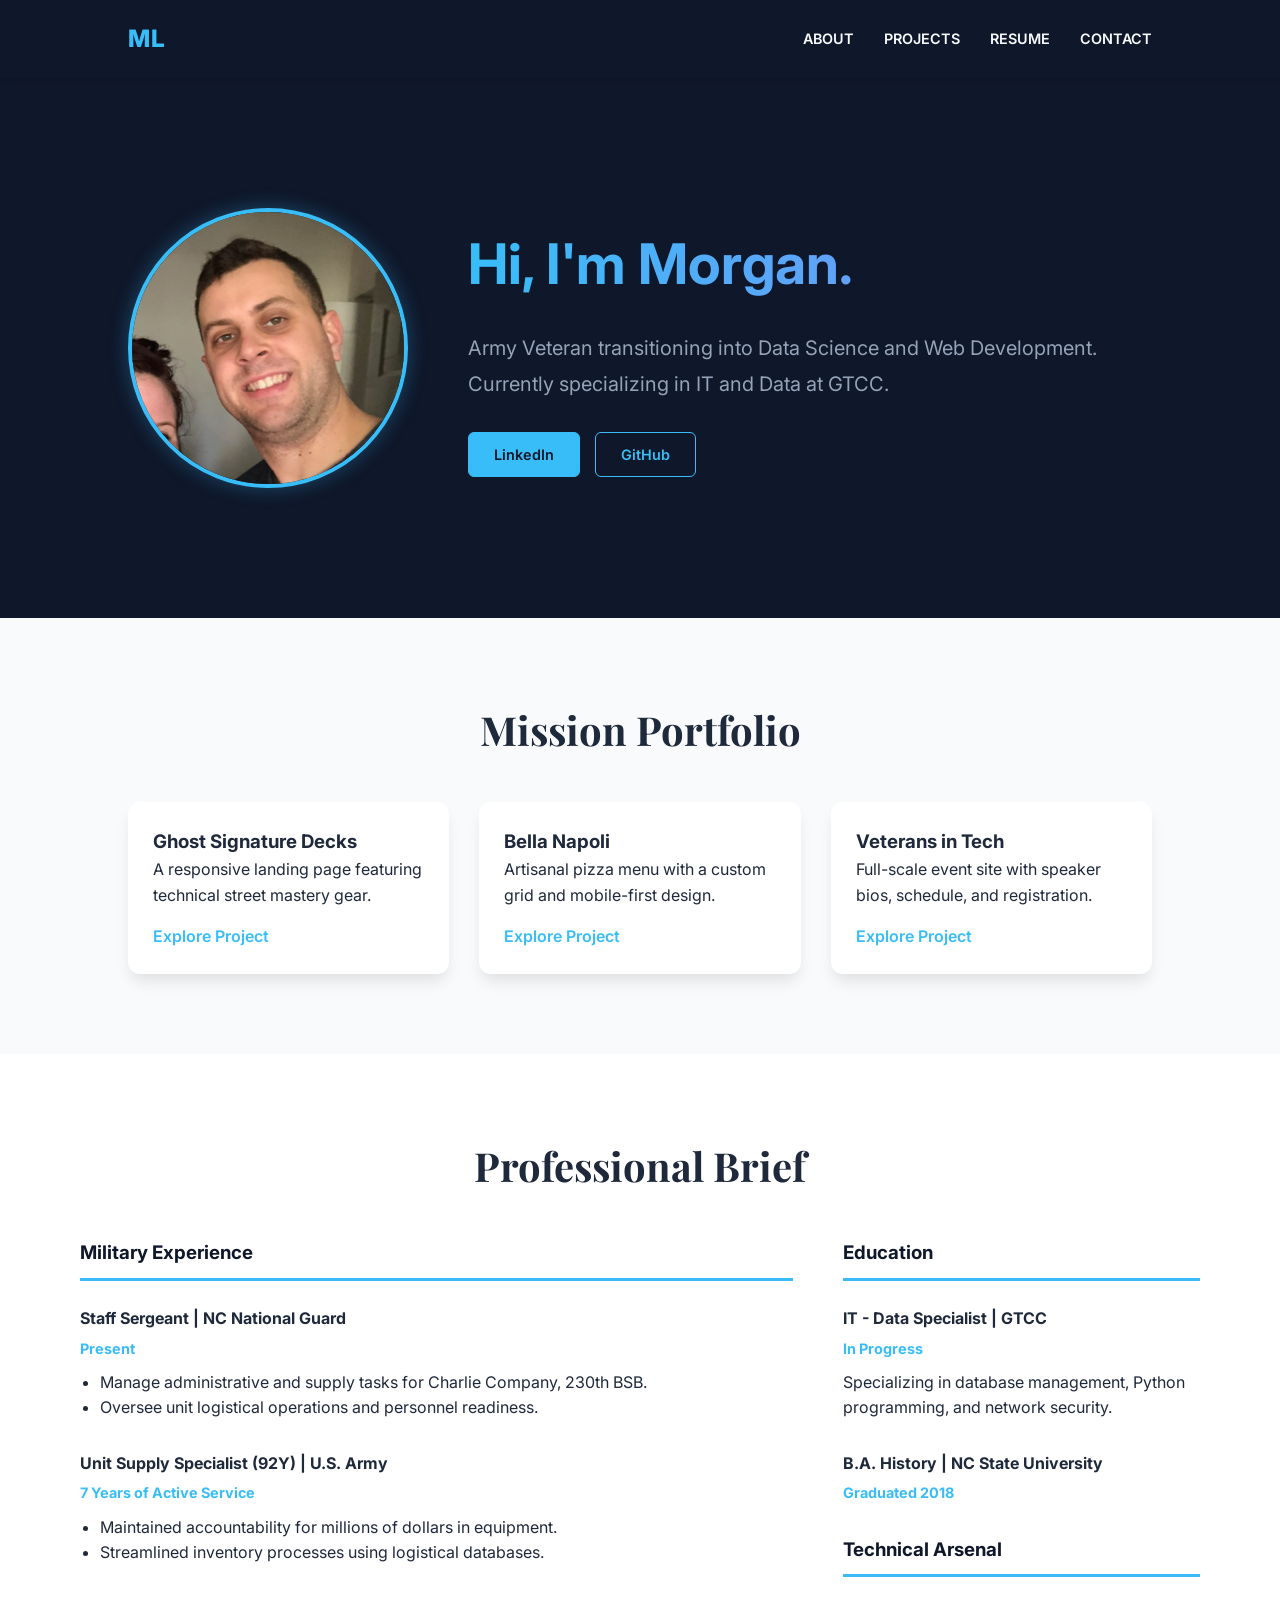
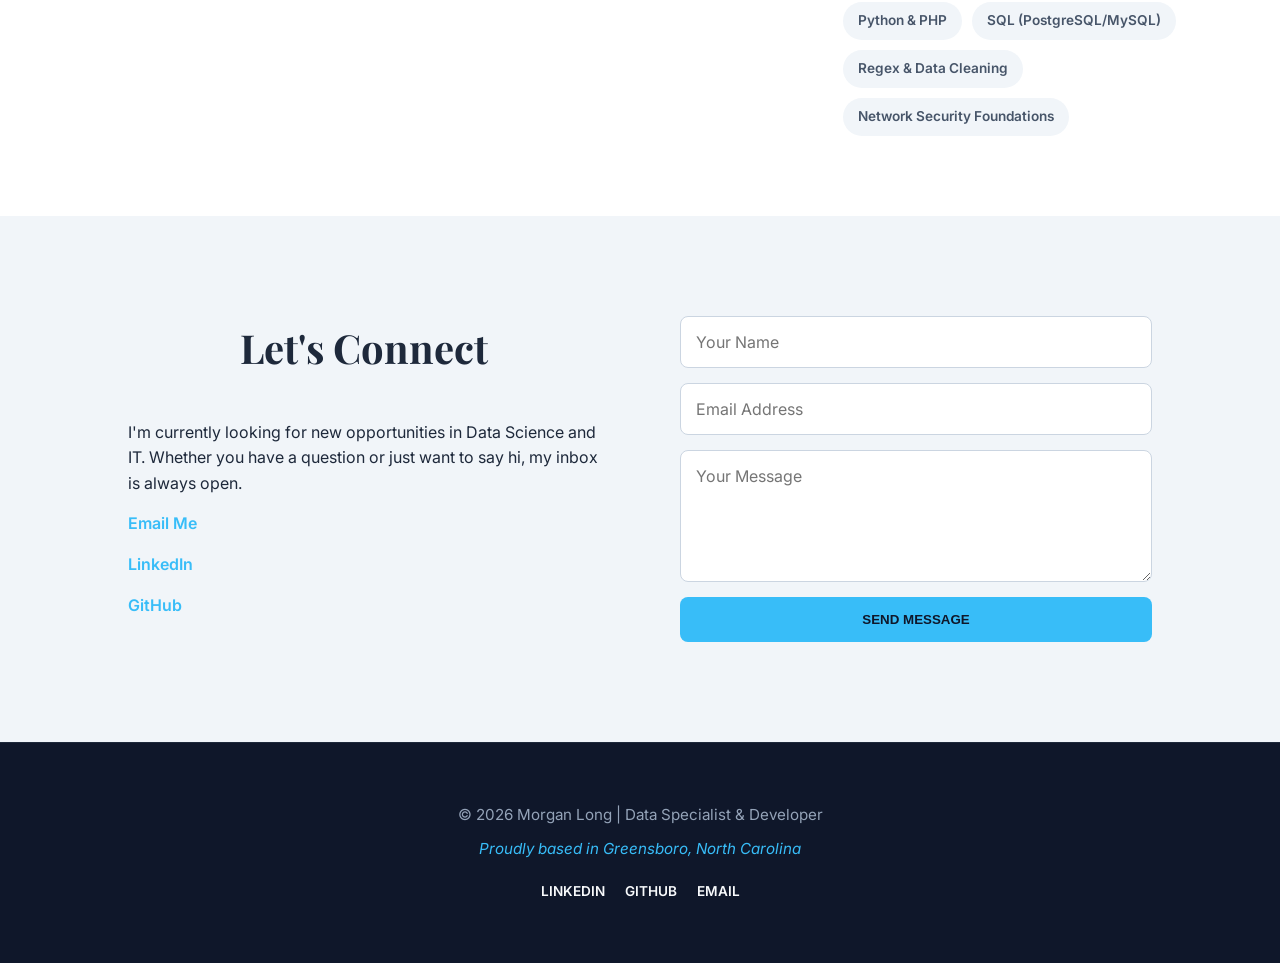
<file: index.html>
<!DOCTYPE html>
<html lang="en">
<head>
    <meta charset="UTF-8">
    <meta name="viewport" content="width=device-width, initial-scale=1.0">
    <title>Morgan Long | Data Specialist & Developer</title>
    <link href="resources/css/style.css" type="text/css" rel="stylesheet">
</head>
<body>
    
    <header class="navbar">
        <div class="logo">ML</div>
        <nav>
            <ul>
                <li><a href="#about">About</a></li>
                <li><a href="#projects">Projects</a></li>
                <li><a href="#resume">Resume</a></li>
                <li><a href="#contact">Contact</a></li>
            </ul>
        </nav>
    </header>

    <section id="about" class="hero-portfolio">
        <div class="hero-container">
            <img src="resources/images/profile-photo.jpeg" alt="Morgan Long" class="profile-pic">
            <div class="hero-text">
                <h1>Hi, I'm Morgan.</h1>
                <p>Army Veteran transitioning into Data Science and Web Development. Currently specializing in IT and Data at GTCC.</p>
                <div class="social-icons">
                    <a href="https://www.linkedin.com/in/morganlongnc" class="hero-btn linkedin">LinkedIn</a>
                    <a href="#" class="hero-btn github">GitHub</a>
                </div>
            </div>
        </div>
    </section>

    <section id="projects" class="projects-section">
        <h2>Mission Portfolio</h2>
        <div class="project-grid">
            <div class="project-card">
                <div class="project-img deck-bg"></div>
                <div class="project-info">
                    <h3>Ghost Signature Decks</h3>
                    <p>A responsive landing page featuring technical street mastery gear.</p>
                    <a href="/portfolio/landingPage/landing_page.html" class="view-link">Explore Project</a>
                </div>
            </div>

            <div class="project-card">
                <div class="project-img pizza-bg"></div>
                <div class="project-info">
                    <h3>Bella Napoli</h3>
                    <p>Artisanal pizza menu with a custom grid and mobile-first design.</p>
                    <a href="/portfolio/restaurant/restaurant.html" class="view-link">Explore Project</a>
                </div>
            </div>

            <div class="project-card">
                <div class="project-img summit-big"></div>
                <div class="project-info">
                    <h3>Veterans in Tech</h3>
                    <p>Full-scale event site with speaker bios, schedule, and registration.</p>
                    <a href="/portfolio/conferenceWebsite/conference.html" class="view-link">Explore Project</a>
                </div>
            </div>
        </div>
    </section>

    <section id="resume" class="resume-section">
        <h2>Professional Brief</h2>

        <div class="resume-grid">
            <div class="resume-column">
                <h3>Military Experience</h3>
                <div class="resume-item">
                    <h4>Staff Sergeant | NC National Guard</h4>
                    <p class="date">Present</p>
                    <ul>
                        <li>Manage administrative and supply tasks for Charlie Company, 230th BSB.</li>
                        <li>Oversee unit logistical operations and personnel readiness.</li>
                    </ul>
                </div>
                <div class="resume-item">
                    <h4>Unit Supply Specialist (92Y) | U.S. Army</h4>
                    <p class="date">7 Years of Active Service</p>
                    <ul>
                        <li>Maintained accountability for millions of dollars in equipment.</li>
                        <li>Streamlined inventory processes using logistical databases.</li>
                    </ul>
                </div>
            </div>

            <div class="resume-column">
                <h3>Education</h3>
                <div class="resume-item">
                    <h4>IT - Data Specialist | GTCC</h4>
                    <p class="date">In Progress</p>
                    <p>Specializing in database management, Python programming, and network security.</p>
                </div>
                <div class="resume-item">
                    <h4>B.A. History | NC State University</h4>
                    <p class="date"> Graduated 2018</p>
                </div>

                <h3>Technical Arsenal</h3>
                <ul class="skills-list">
                    <li>Python & PHP</li>
                    <li>SQL (PostgreSQL/MySQL)</li>
                    <li>Regex & Data Cleaning</li>
                    <li>Network Security Foundations</li>
                </ul>
            </div>
        </div>
    </section>

    <section id="contact" class="contact-section">
        <div class="contact-container">
            <div class="contact-info">
                <h2>Let's Connect</h2>
                <p>I'm currently looking for new opportunities in Data Science and IT. Whether you have a question or just want to say hi, my inbox is always open.</p>
                <div class="contact-links">
                    <a href="mailto:longm7718@gmail.com">Email Me</a>
                    <a href="https://www.linkedin.com/in/morganlongnc">LinkedIn</a>
                    <a href="#">GitHub</a>
                </div>
            </div>

            <form action="#" class="contact-form">
                <input type="text" placeholder="Your Name" required>
                <input type="email" placeholder="Email Address" required>
                <textarea rows="5" placeholder="Your Message" required></textarea>
                <button type="submit" class="submit-btn">Send Message</button>
            </form>
        </div>
    </section>

    <footer class="main-footer">
        <div class="footer-content">
            <p>&copy; 2026 Morgan Long | Data Specialist & Developer</p>
            <p class="location">Proudly based in Greensboro, North Carolina</p>
            <div class="footer-links">
                <a href="https://www.linkedin.com/in/morganlongnc">LinkedIn</a>
                <a href="#">GitHub</a>
                <a href="mailto:longm7718@gmail.com">Email</a>
            </div>
        </div>
    </footer>
</body>
</html>
</file>
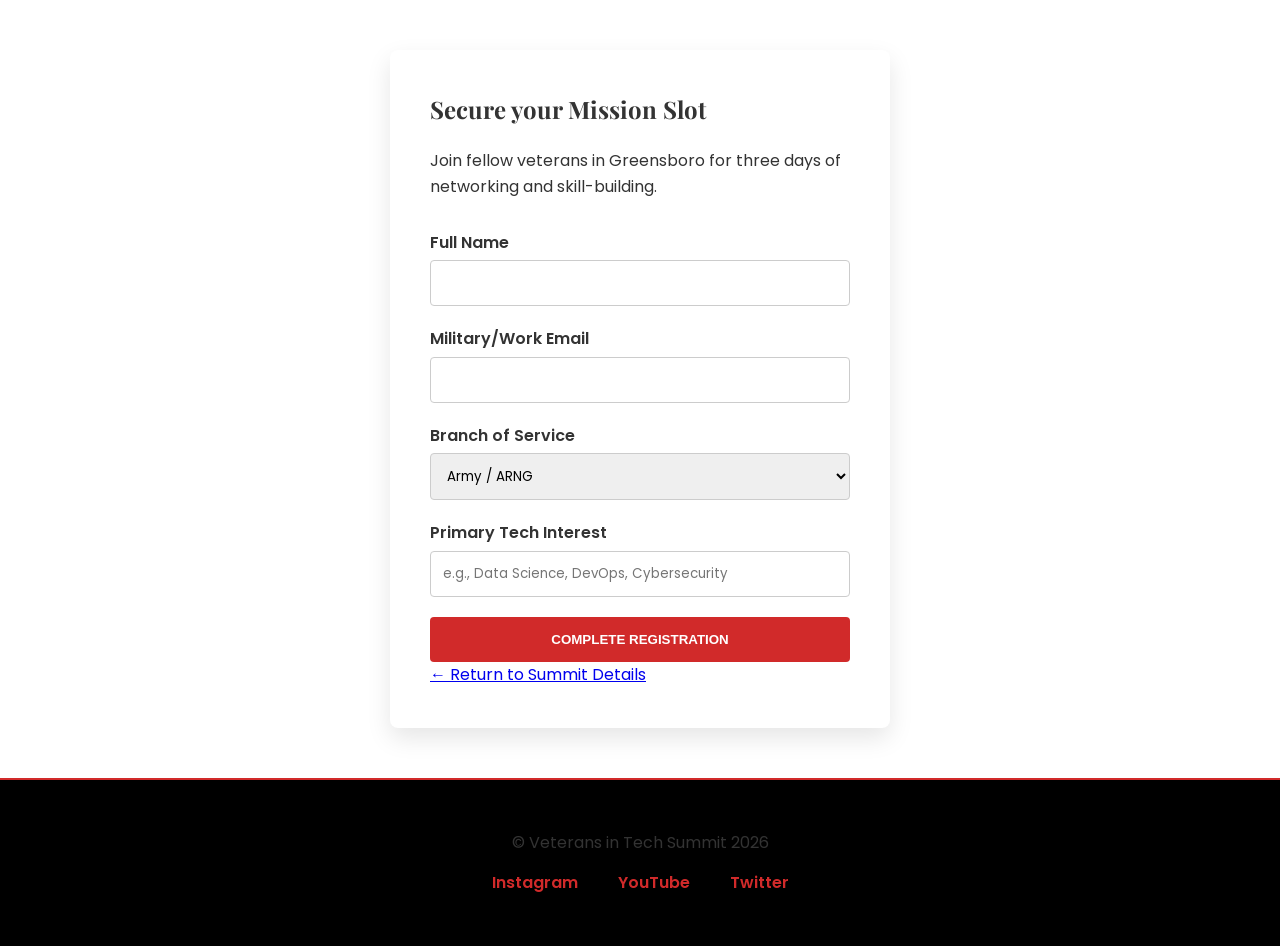
<file: conferenceWebsite/register.html>
<!DOCTYPE html>
<html lang="en">
<head>
    <meta charset="UTF-8">
    <meta name="viewport" content="width=device-width, initial-scale=1.0">
    <title>Register | Veterans in Tech Summit</title>
    <link href="resources/css/style.css" type="text/css" rel="stylesheet">
</head>

<body>

    <section class="registration-container">
        <h1>Secure your Mission Slot</h1>
        <p>Join fellow veterans in Greensboro for three days of networking and skill-building.</p>

        <form action="#" class="reg-form">
            <label for="name">Full Name</label>
            <input type="text" id="name" name="name" required>

            <label for="email">Military/Work Email</label>
            <input type="email" id="email" name="email" required>

            <label for="branch">Branch of Service</label>
            <select id="branch" name="branch">
                <option value="army">Army / ARNG</option>
                <option value="navy">Navy</option>
                <option value="airforce">Air Force</option>
                <option value="marines">Marines</option>
                <option value="coastguard">Coast Guard</option>
            </select>

            <label for="interest">Primary Tech Interest</label>
            <input type="text" id="intereset" name="interest" placeholder="e.g., Data Science, DevOps, Cybersecurity">

            <button type="submit" class="submit-btn">Complete Registration</button>
        </form>
        <a href="conference.html" class="back-link">← Return to Summit Details</a>
    </section>
    <footer>
        <p>&copy; Veterans in Tech Summit 2026</p>
        <div class="social-links">
            <a href="#">Instagram</a>
            <a href="#">YouTube</a>
            <a href="#">Twitter</a>
        </div>
    </footer>
</body>

</html>
</file>
<file: resources/css/style.css>
/* --- Global Polish --- */
@import url('https://fonts.googleapis.com/css2?family=Inter:wght@400;600;700&family=Playfair+Display:wght@700&display=swap');

* {
    margin: 0;
    padding: 0;
    box-sizing: border-box;
}

body {
    font-family: 'Inter', sans-serif; /* Modern, tech-standard font */
    line-height: 1.6;
    color: #1e293b;
    scroll-behavior: smooth;
}

h2 {
    font-family: 'Playfair Display', serif;
    font-size: 2.5rem;
    margin-bottom: 40px;
    text-align: center;
}

/* --- Modern Navbar --- */
.navbar {
    display: flex;
    justify-content: space-between;
    align-items: center;
    padding: 20px 10%;
    background-color: #0f172a;
    position: sticky;
    top: 0;
    z-index: 1000;
    box-shadow: 0 4px 6px -1px rgba(0, 0, 0, 0.1);
}

.logo {
    color: #38bdf8;
    font-size: 1.5rem;
    font-weight: 800;
    letter-spacing: 1px;
}

.navbar ul {
    display: flex;
    list-style: none;
    gap: 30px;
}

.navbar a {
    color: #f8fafc;
    text-decoration: none;
    font-size: 0.9rem;
    font-weight: 600;
    text-transform: uppercase;
    transition: color 0.3s;
}

.navbar a:hover {
    color: #38bdf8;
}

/* --- Hero/About Section --- */
.hero-portfolio {
    background-color: #0f172a; /* Deep navy tech vibe */
    color: #f8fafc;
    padding: 100px 10%;
    min-height: 60vh;
    display: flex;
    align-items: center;
}

.hero-container {
    display: flex;
    align-items: center;
    gap: 60px;
    max-width: 1100px;
    margin: 0 auto;
}

.profile-pic {
    width: 280px;
    height: 280px;
    border-radius: 50%; /* Requirement: Professional Photo */
    border: 4px solid #38bdf8; /* Bright blue accent */
    object-fit: cover;
    box-shadow: 0 0 20px rgba(56, 189, 248, 0.3);
}

.hero-text h1 {
    font-size: 3.5rem;
    margin-bottom: 20px;
    background: linear-gradient(90deg, #38bdf8, #818cf8);
    -webkit-background-clip: text;
    background-clip: text;
    -webkit-text-fill-color: transparent;
}

.hero-text p {
    font-size: 1.25rem;
    line-height: 1.8;
    color: #94a3b8;
    margin-bottom: 30px;
}

.projects-section {
    padding: 80px 10%;
    background-color: #f8fafc;
}

.project-grid {
    display: grid;
    grid-template-columns: repeat(auto-fit, minmax(300px, 1fr));
    gap: 30px;
    margin-top: 40px;
}

.project-card {
    background: white;
    border-radius: 12px;
    overflow: hidden;
    box-shadow: 0 10px 15px -3px rgba(0, 0, 0, 0.1);
    transition: transform 0.3s ease;
}

.project-card:hover {
    transform: translateY(-10px);
}

.project-info {
    padding: 25px;
}

.view-link {
    display: inline-block;
    margin-top: 15px;
    color: #38bdf8;
    font-weight: 600;
    text-decoration: none;
}

.resume-section {
    padding: 80px;
    background-color: #fff;
}

.resume-grid {
    display: grid;
    grid-template-columns: 2fr 1fr; /* Experience gets more space */
    gap: 50px;
    margin-top: 40px;
}

.resume-column h3 {
    border-bottom: 3px solid #38bdf8;
    padding-bottom: 10px;
    margin-bottom: 25px;
    color: #0f172a;
}

.resume-item {
    margin-bottom: 30px;
}

.resume-item h4 {
    color: #1e293b;
    margin-bottom: 5px;
}

.date {
    font-weight: bold;
    color: #38bdf8;
    font-size: 0.9rem;
    margin-bottom: 10px;
}

.resume-item ul {
    padding-left: 20px;
}

.skills-list {
    display: flex;
    flex-wrap: wrap;
    gap: 10px;
    list-style: none;
    padding: 0;
}

.skills-list li {
    background: #f1f5f9;
    padding: 8px 15px;
    border-radius: 20px;
    font-size: 0.85rem;
    font-weight: 600;
    color: #475569;
}

/* Mobile View: Stack columns */
@media (max-width: 768px) {
    /* Stack the Hero items vertically on small screens */
    .hero-container {
        flex-direction: column;
        text-align: center;
        gap: 30px;
    }

    .profile-pic {
        width: 200px;
        height: 200px;
    }

    .hero-text h1 {
        font-size: 2.5rem;
    }

    /* Projects: Single column for phones */
    .project-grid {
        grid-template-columns: 1fr;
    }

    /* Contact: Stack form and info */
    .contact-container {
        flex-direction: column;
        gap: 40px;
    }

    /* Navbar: Simple stack for mobile */
    .navbar {
        flex-direction: column;
        gap: 15px;
    }

    .resume-grid {
        grid-template-columns: 1fr;
    }
}

.contact-section {
    padding: 100px 10%;
    background-color: #f1f5f9;
}

.contact-container {
    display: flex;
    gap: 80px;
    max-width: 1100px;
    margin: 0 auto;
}

.contact-info {
    flex: 1;
}

.contact-form {
    flex: 1;
    display: flex;
    flex-direction: column;
    gap: 15px;
}

.contact-form input, .contact-form textarea {
    padding: 15px;
    border: 1px solid #cbd5e1;
    border-radius: 8px;
    font-family: inherit;
    font-size: 1rem;
}

.contact-links a {
    display: block;
    margin-top: 15px;
    color: #38bdf8;
    text-decoration: none;
    font-weight: 600;
}

/* --- Contact Polish --- */
.submit-btn {
    background-color: #38bdf8;
    color: #0f172a;
    padding: 15px;
    border: none;
    border-radius: 8px;
    font-weight: 700;
    text-transform: uppercase;
    cursor: pointer;
    transition: all 0.3s ease;
}

.submit-btn:hover {
    background-color: #0ea5e9;
    transform: translate(-2px);
    box-shadow: 0 4px 12px rgba(56, 189, 248, 0.4);
}

.main-footer {
    background-color: #0f172a;
    color: #94a3b8;
    padding: 60px 20px;
    text-align: center;
    border-top: 1px solid #1e293b;
}

.footer-content p {
    margin-bottom: 10px;
    font-size: 0.95rem;
}

.location {
    font-style: italic;
    color: #38bdf8; /* Highlighted Greensboro mention */
}

.footer-links {
    margin-top: 20px;
    display: flex;
    justify-content: center;
    gap: 20px;
}

.footer-links a {
    color: #f8fafc;
    text-decoration: none;
    font-size: 0.85rem;
    font-weight: 600;
    text-transform: uppercase;
    transition: color 0.3s;
}

.footer-links a:hover {
    color: #38bdf8;
}

/* --- Hero Button Styling --- */
.social-icons {
    display: flex;
    gap: 15px;
    margin-top: 20px;
}

.hero-btn {
    padding: 10px 25px;
    border-radius: 6px;
    text-decoration: none;
    font-weight: 600;
    font-size: 0.9rem;
    transition: all 0.3s ease;
    border: 1px solid #38bdf8;
}

.linkedin {
    background-color: #38bdf8;
    color: #0f172a;
}

.linkedin:hover {
    background-color: #0ea5e9;
    box-shadow: 0 0 15px rgba(56, 189, 248, 0.4);
}

.github {
    background-color: transparent;
    color: #38bdf8;
}

.github:hover {
    background-color: rgba(56, 189, 248, 0.1);
    transform: translateY(-2px);
}
</file>
<file: conferenceWebsite/resources/css/style.css>
/* --- Global Reset & Fonts --- */

@import url('https://fonts.googleapis.com/css2?family=Playfair+Display:wght@700&family=Poppins:wght@300;400;600&display=swap');

* {
    margin: 0;
    padding: 0;
    box-sizing: border-box;
}

body {
    font-family: 'Poppins', sans-serif;
    line-height: 1.6;
    color: #333;
    background-color: #fff;
}

h1, h2, h3 {
    font-family: 'Playfair Display', serif;
    margin-bottom: 20px;
}

.speaker-section {
    padding: 80px 8%;
    background-color: #f4f4f4; /* Light contrast to the hero */
    text-align: center;
}

.speaker-grid {
    display: grid;
    grid-template-columns: repeat(auto-fit, minmax(250px, 1fr));
    gap: 30px;
    margin-top: 40px;
}

.speaker-card {
    background: white;
    padding: 20px;
    border-radius: 8px;
    box-shadow: 0 4px 10px rgba(0,0,0,0.1);
    transition: transform 0.3s ease;
}

.speaker-card h3 {
    margin: 15px 0 5px;
    color: #1a1a1a;
}

.speaker-card .title {
    font-weight: bold;
    color: #d12a2a; /* Army-inspired accent red */
    font-size: 0.9rem;
    margin-bottom: 15px;
}

.speaker-card img {
    width: 100%;
    object-fit: cover;
    border-radius: 4px;
    display: block;
    margin: 0 auto;
}

.registration-container {
    max-width: 500px;
    margin: 50px auto;
    padding: 40px;
    background: #fff;
    border-radius: 8px;
    box-shadow: 0 10px 25px rgba(0,0,0,0.1);
}

.reg-form {
    display: flex;
    flex-direction: column;
    text-align: left;
    margin-top: 30px;
}

.reg-form label {
    margin-bottom: 5px;
    font-weight: 600;
    color: #333;
}

.reg-form input, .reg-form select {
    padding: 12px;
    margin-bottom: 20px;
    border: 1px solid #ccc;
    border-radius: 4px;
    font-family: inherit;
}

.submit-btn {
    background-color: #d12a2a;
    color: white;
    padding: 15px;
    border: none;
    border-radius: 4px;
    font-weight: bold;
    cursor: pointer;
    text-transform: uppercase;
}

.submit-btn:hover {
    background-color: #a82222;
}

.schedule-section {
    padding: 60px 8%;
    background-color: #fff;
    text-align: center;
}

.schedule-table {
    width: 100%;
    border-collapse: collapse;
    margin-top: 30px;
    font-family: 'Poppins', sans-serif;
}

.schedule-table th {
    background-color: #1a1a1a; /* Dark professional header */
    color: #fff;
    padding: 15px;
    text-transform: uppercase;
    font-size: 0.9rem;
    letter-spacing: 1px;
}

.schedule-table td {
    padding: 15px;
    border-bottom: 1px solid #ddd;
    color: #444;
}

/* Zebra-striping for readability */
.schedule-table tr:nth-child(even) {
    background-color: #f9f9f9;
}

.schedule-table tr:hover {
    background-color: #f1f1f1; /* Subtle highlight on hover */
}

/* --- Venue Styling --- */
.venue-section {
    display: flex;
    padding: 80px 8%;
    background-color: #1a1a1a;
    color: #fff;
    align-items: center;
    gap: 50px;
}

.venue-content { 
    flex: 1; 
}

.map-container {
    flex: 1;
    border-radius: 12px;
    overflow: hidden;
    border: 2px solid #d12a2a;
}

.venue-features {
    list-style: none;
    margin-top: 20px;
    padding: 0;
}

.venue-features li::before {
    content: "✓ ";
    color: #d12a2a;
    font-weight: bold;
}

/* --- Final Header/Footer Polish --- */
.navbar {
    display: flex;
    justify-content: space-between;
    padding: 20px 8%;
    background: #000;
    position: sticky;
    top: 0;
    z-index: 1000;
}

.nav-btn {
    background-color: #d12a2a;
    padding: 10px 20px;
    border-radius: 4px;
    color: #fff;
    text-decoration: none;
    font-weight: bold;
}

.navbar ul {
    display: flex;
    list-style: none;
    align-items: center;
    gap: 25px;
}

.navbar a {
    color: #fff;
    text-decoration: none;
    font-size: 0.9rem;
    text-transform: uppercase;
    letter-spacing: 1px;
}

.social-links {
    margin-top: 15px;
    display: flex;
    justify-content: center; /* Centers the list of links */
    gap: 20px;
    margin-top: 15px;
    list-style: none;
    padding: 0;
}

.social-links a {
    color: #d12a2a;
    text-decoration: none;
    margin: 0 10px;
    font-weight: 600;
}

.social-links a:hover {
    text-decoration: underline;
}

footer {
    background: #000;
    padding: 50px 20px;
    text-align: center;
    border-top: 2px solid #d12a2a;
    display: flex;
    flex-direction: column; /* Stacks logo, copyright, and links */
    align-items: center; /* Centers everything horizontally */
}

.footer-logo {
    font-family: 'Playfair Display', serif;
    font-size: 1.5rem;
    color: #d12a2a;
    margin-bottom: 20px;
}

/* --- Hero Section Polish --- */
.hero-event {
    background: linear-gradient(rgba(0,0,0,0.7), rgba(0,0,0,0.7)), url('https://images.unsplash.com/photo-1540575861501-7ad060e39fe5?w=1600');
    background-size: cover;
    background-position: center;
    height: 80vh;
    display: flex;
    justify-content: center;
    align-items: center;
    text-align: center;
    color: #fff;
}

.hero-content h1 {
    font-size: 3.5rem;
    margin-bottom: 10px;
}

.register-btn {
    display: inline-block;
    background-color: #d12a2a;
    color: #fff;
    padding: 15px 35px;
    text-decoration: none;
    font-weight: bold;
    border-radius: 4px;
    margin-top: 20px;
    transition: background 0.3s ease;
}

.register-btn:hover {
    background-color: #a82222;
}
</file>
